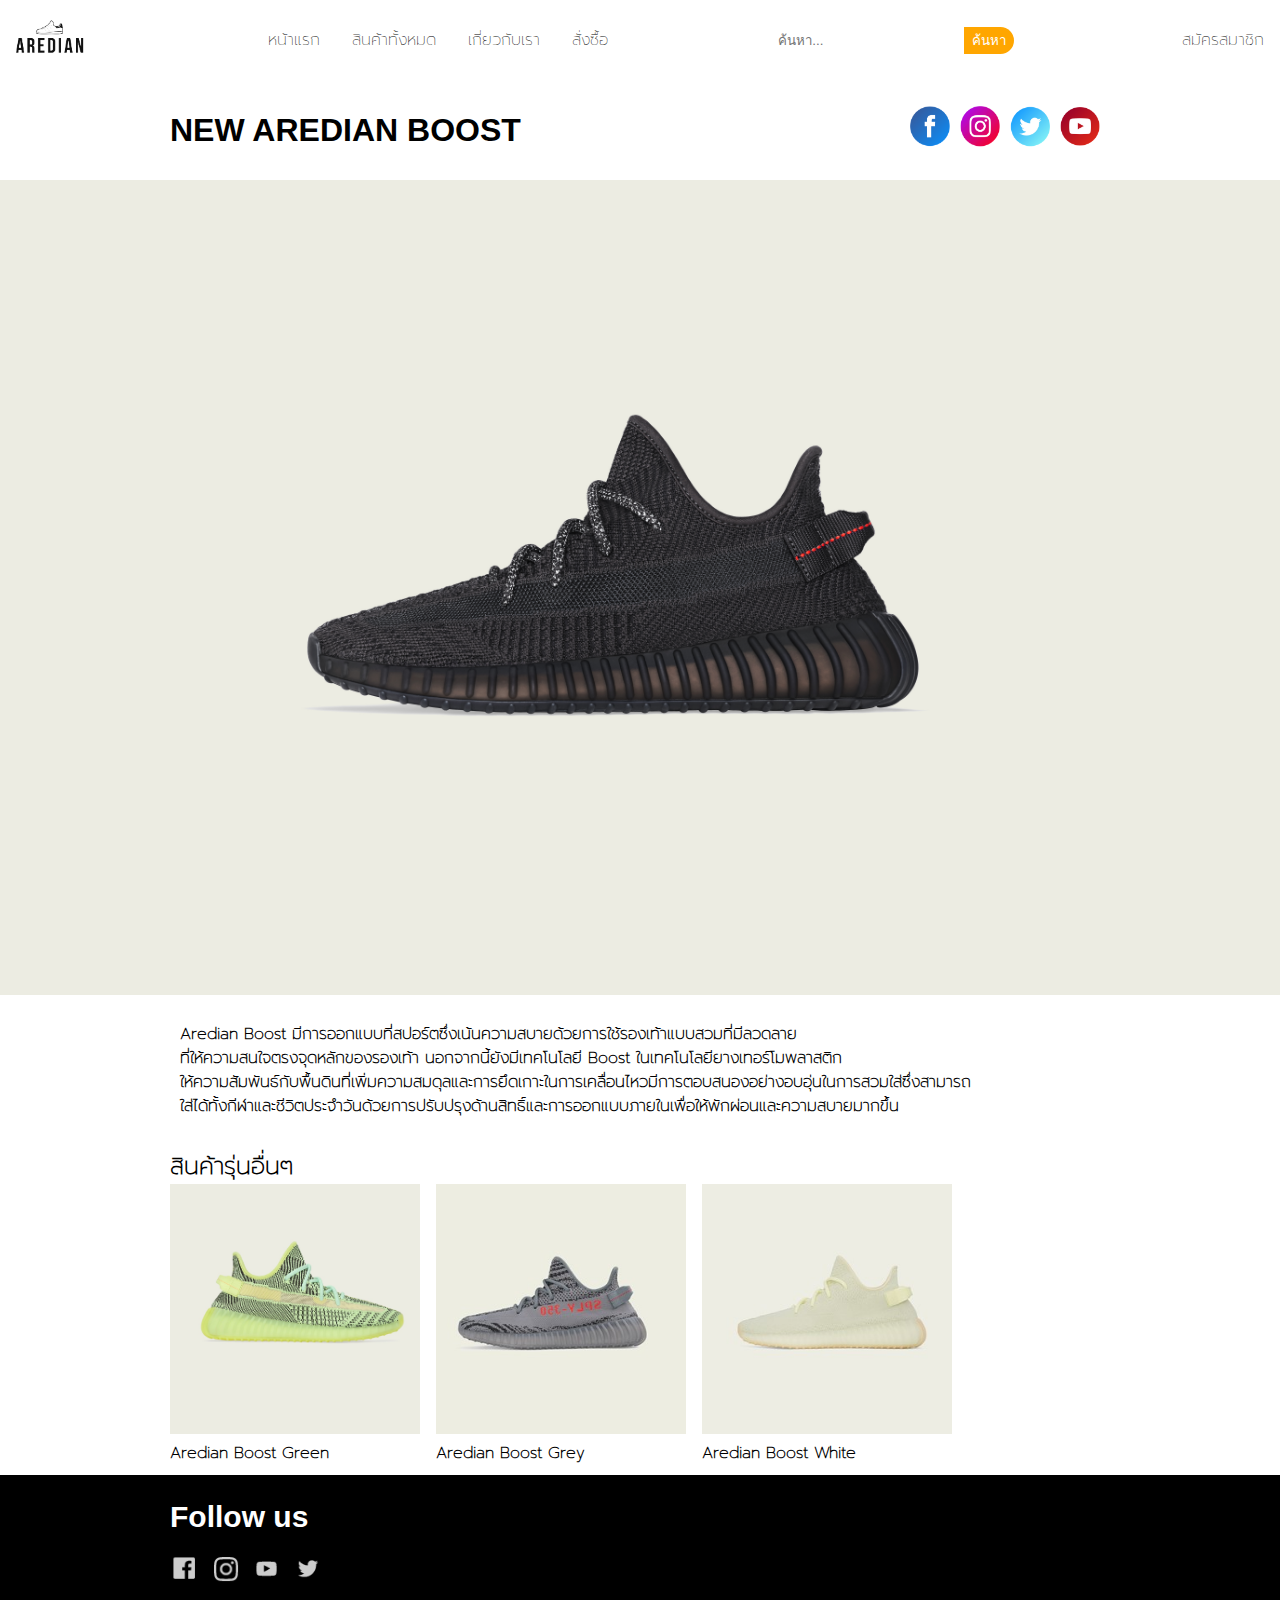
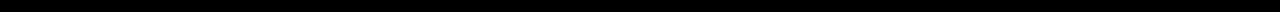
<file: index.html>
<!DOCTYPE html>
<html lang="en">
<head>
    <meta charset="UTF-8">
    <meta name="viewport" content="width=device-width, initial-scale=1.0">
    <link rel="stylesheet" href="style.css">
    <link rel="stylesheet" href="responsive1.css">
    <script src="script.js"></script>
    <title>AREDIAN thailand</title>
</head>
<body>
     <nav class="nav">
        <div class="logo">
            <a href=""><img src="img/logo.png" width="100" alt=""></a>
        </div>
        <ul class="menu">
            <li><a href="index.html">หน้าแรก</a></li>
            <li><a href="allproduct.html">สินค้าทั้งหมด</a></li>
            <li><a href="about-aredian.html">เกี่ยวกับเรา</a></li>
            <li><a href="address.html">สั่งซื้อ</a></li>
        </ul>
        <div class="search-form">
            <input type="text" placeholder="ค้นหา...">
            <button type="submit">ค้นหา</button>
        </div>
        <div class="account-menu">
            <li><a href="signup.html">สมัครสมาชิก</a></li>
        </div>
    </nav>

     <div class="container-1">
        <div class="header-wrapper">
            <h1 class="header">NEW AREDIAN BOOST</h1>
        </div>
        <div class="social-icon">
            <a href="#"><img src="img/facebookicon.png" width="40"></a>
        </div>
        <div class="social-icon">
            <a href="#"><img src="img/instagramicon.png" width="40"></a>
        </div>
        <div class="social-icon">
            <a href="#"><img src="img/twittericon.png" width="40"></a>
        </div>
        <div class="social-icon">
            <a href="#"><img src="img/youtubeicon.png" width="40"></a>
        </div>
    </div>
     <div class="shoes">
        <a href="address.html" title="คลิกเพื่อสั่งซื้อ">
            <img src="img/yeezy.jpg" width="100%" height="auto">
        </a>
     </div>
     <div>
        <p class="about-aredian-boost">Aredian Boost มีการออกแบบที่สปอร์ตซึ่งเน้นความสบายด้วยการใช้รองเท้าแบบสวมที่มีลวดลาย<br>
            ที่ให้ความสนใจตรงจุดหลักของรองเท้า นอกจากนี้ยังมีเทคโนโลยี Boost ในเทคโนโลยียางเทอร์โมพลาสติก<br>
            ให้ความสัมพันธ์กับพื้นดินที่เพิ่มความสมดุลและการยึดเกาะในการเคลื่อนไหวมีการตอบสนองอย่างอบอุ่นในการสวมใส่ซึ่งสามารถ<br>
            ใส่ได้ทั้งกีฬาและชีวิตประจำวันด้วยการปรับปรุงด้านสิทธิ์และการออกแบบภายในเพื่อให้พักผ่อนและความสบายมากขึ้น<br> 
        </p>
     </div>

    <div class="container-product-recommend">
        <ul class="product-recommend-pic">
            <h2>สินค้ารุ่นอื่นๆ</h2>
            <li>
                <a href="allproduct.html"><img src="img/green.jpg" ></a>
                <p class="product-name">Aredian Boost Green</p>

            </li>
            <li>
                <a href="allproduct.html"><img src="img/gray.jpg" ></a>
                <p class="product-name">Aredian Boost Grey</p>
            </li>
            <li>
                <a href="allproduct.html"><img src="img/white.jpg" ></a>
                <p class="product-name">Aredian Boost White</p>
            </li>
        </ul>
    </div>

     <footer class="footer">
        <div class="footer-container">
            <div class="footer-menu">
                <h3 class="follow">Follow us</h3>
                <ul class="social-icons">
                    <li><a href="#"><img src="img/icon2.png" alt="Facebook" width="30"></a></li>
                    <li><a href="#"><img src="img/icon1.png" alt="Instagram" width="25"></a></li>
                    <li><a href="#"><img src="img/icon3.png" alt="Twitter" width="25"></a></li>
                    <li><a href="#"><img src="img/icon4.png" alt="YouTube" width="30"></a></li>
                </ul>
            </div>
        </div>
    </footer>  
</body>
</html>
</file>
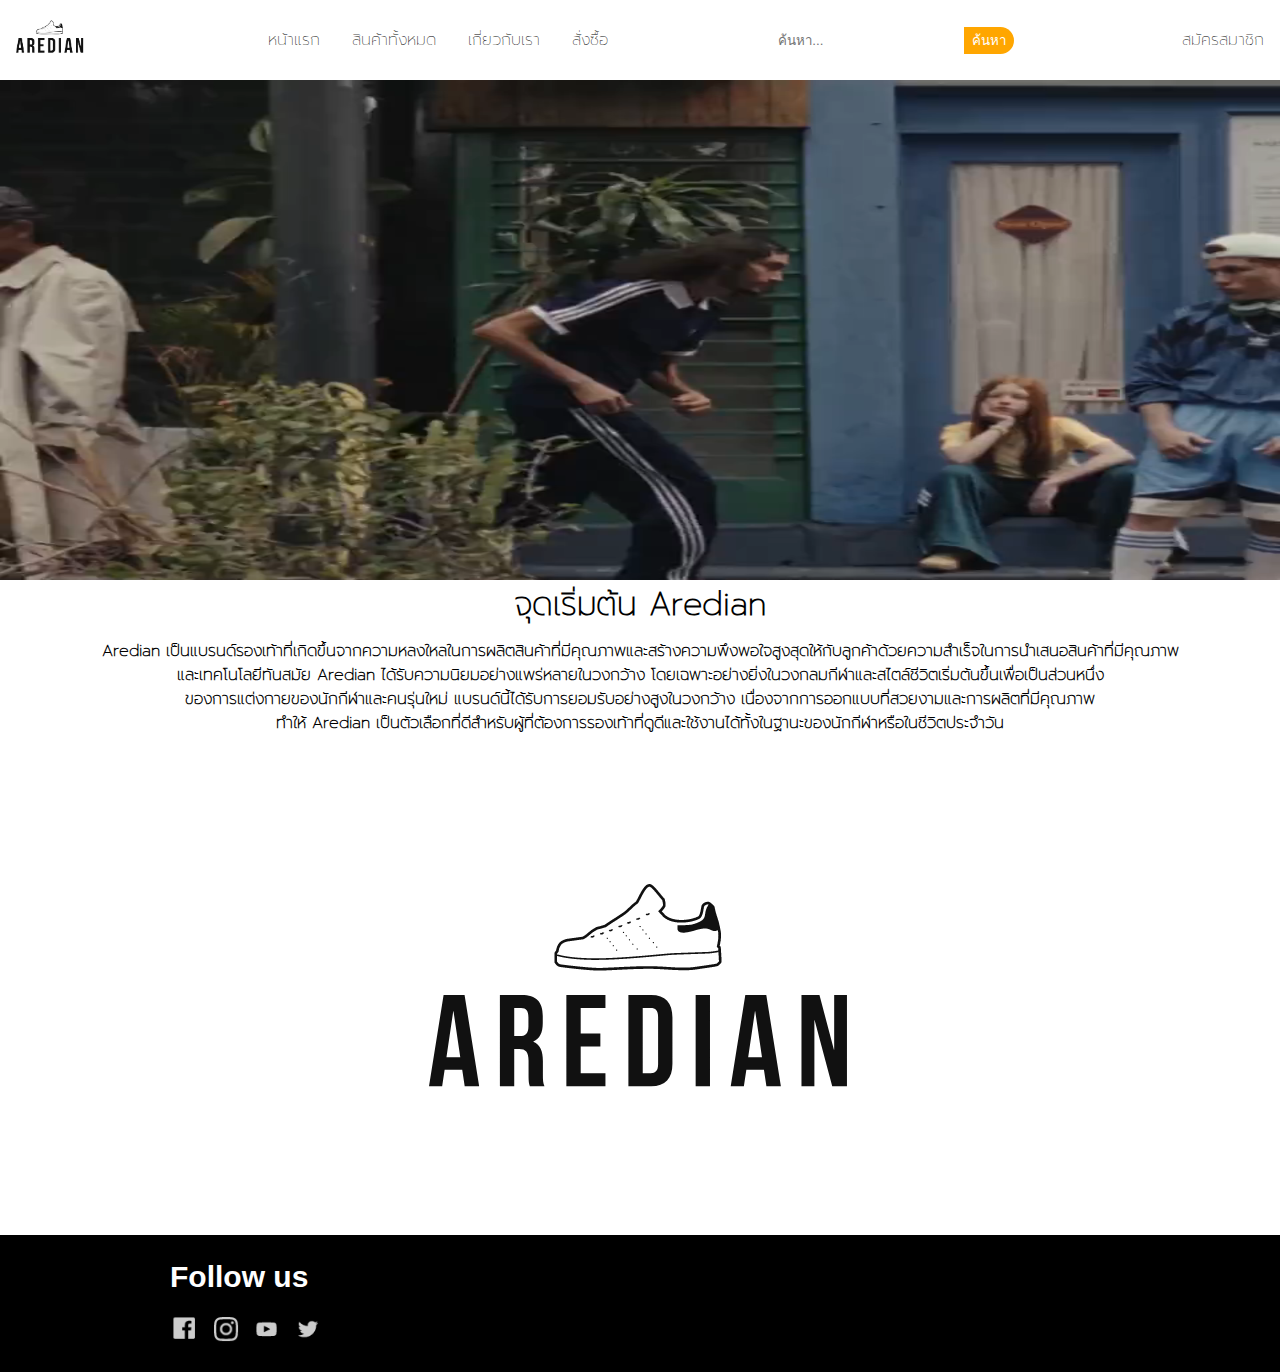
<file: about-aredian.html>
<!DOCTYPE html>
<html lang="en">
<head>
    <meta charset="UTF-8">
    <meta name="viewport" content="width=device-width, initial-scale=1.0">
    <link rel="stylesheet" href="style.css">
    <link rel="stylesheet" href="responsive3.css">
    <title>สินค้าใหม่ | AREDIAN</title>
</head>
<body>
     <nav class="nav">
        <div class="logo">
            <a href="index.html"><img src="img/logo.png" width="100" alt=""></a>
        </div>
        <ul class="menu">
            <li><a href="index.html">หน้าแรก</a></li>
            <li><a href="allproduct.html">สินค้าทั้งหมด</a></li>
            <li><a href="about-aredian.html">เกี่ยวกับเรา</a></li>
            <li><a href="address.html">สั่งซื้อ</a></li>
        </ul>
        <div class="search-form">
            <input type="text" placeholder="ค้นหา...">
            <button type="submit">ค้นหา</button>
        </div>
        
        <div class="account-menu">
            <li><a href="signup.html">สมัครสมาชิก</a></li>
    </nav>

    <div class="video-section">
        <video autoplay loop class width="100%" height="auto">
            <source src="video/originals_ss24_t_toe_mh_t_d20a02f157.mp4" type="video/mp4">
                    Your browser does not support the video tag.
        </video>
    </div>

    <div class="">
        <div class="text-section">
            <h1>จุดเริ่มต้น Aredian</h1>
            <p>Aredian เป็นแบรนด์รองเท้าที่เกิดขึ้นจากความหลงใหลในการผลิตสินค้าที่มีคุณภาพและสร้างความพึงพอใจสูงสุดให้กับลูกค้าด้วยความสำเร็จในการนำเสนอสินค้าที่มีคุณภาพ</p>
            <p>และเทคโนโลยีทันสมัย Aredian ได้รับความนิยมอย่างแพร่หลายในวงกว้าง โดยเฉพาะอย่างยิ่งในวงกลมกีฬาและสไตล์ชีวิตเริ่มต้นขึ้นเพื่อเป็นส่วนหนึ่ง</p>
            <p>ของการแต่งกายของนักกีฬาและคนรุ่นใหม่ แบรนด์นี้ได้รับการยอมรับอย่างสูงในวงกว้าง เนื่องจากการออกแบบที่สวยงามและการผลิตที่มีคุณภาพ</p> 
            <p>ทำให้ Aredian เป็นตัวเลือกที่ดีสำหรับผู้ที่ต้องการรองเท้าที่ดูดีและใช้งานได้ทั้งในฐานะของนักกีฬาหรือในชีวิตประจำวัน</p>
        </div>
        
        <div class="image">
            <img src="img/logo.png" alt="Image">
        </div>
    </div>
        
        <footer class="footer">
            <div class="footer-container">
                <div class="footer-menu">
                    <h3 class="follow">Follow us</h3>
                    <ul class="social-icons">
                        <li><a href="#"><img src="img/icon2.png" alt="Facebook" width="30"></a></li>
                        <li><a href="#"><img src="img/icon1.png" alt="Instagram" width="25"></a></li>
                        <li><a href="#"><img src="img/icon3.png" alt="Twitter" width="25"></a></li>
                        <li><a href="#"><img src="img/icon4.png" alt="YouTube" width="30"></a></li>
                    </ul>
                </div>
            </div>
        </footer> 
    
</body>
</html>
</file>
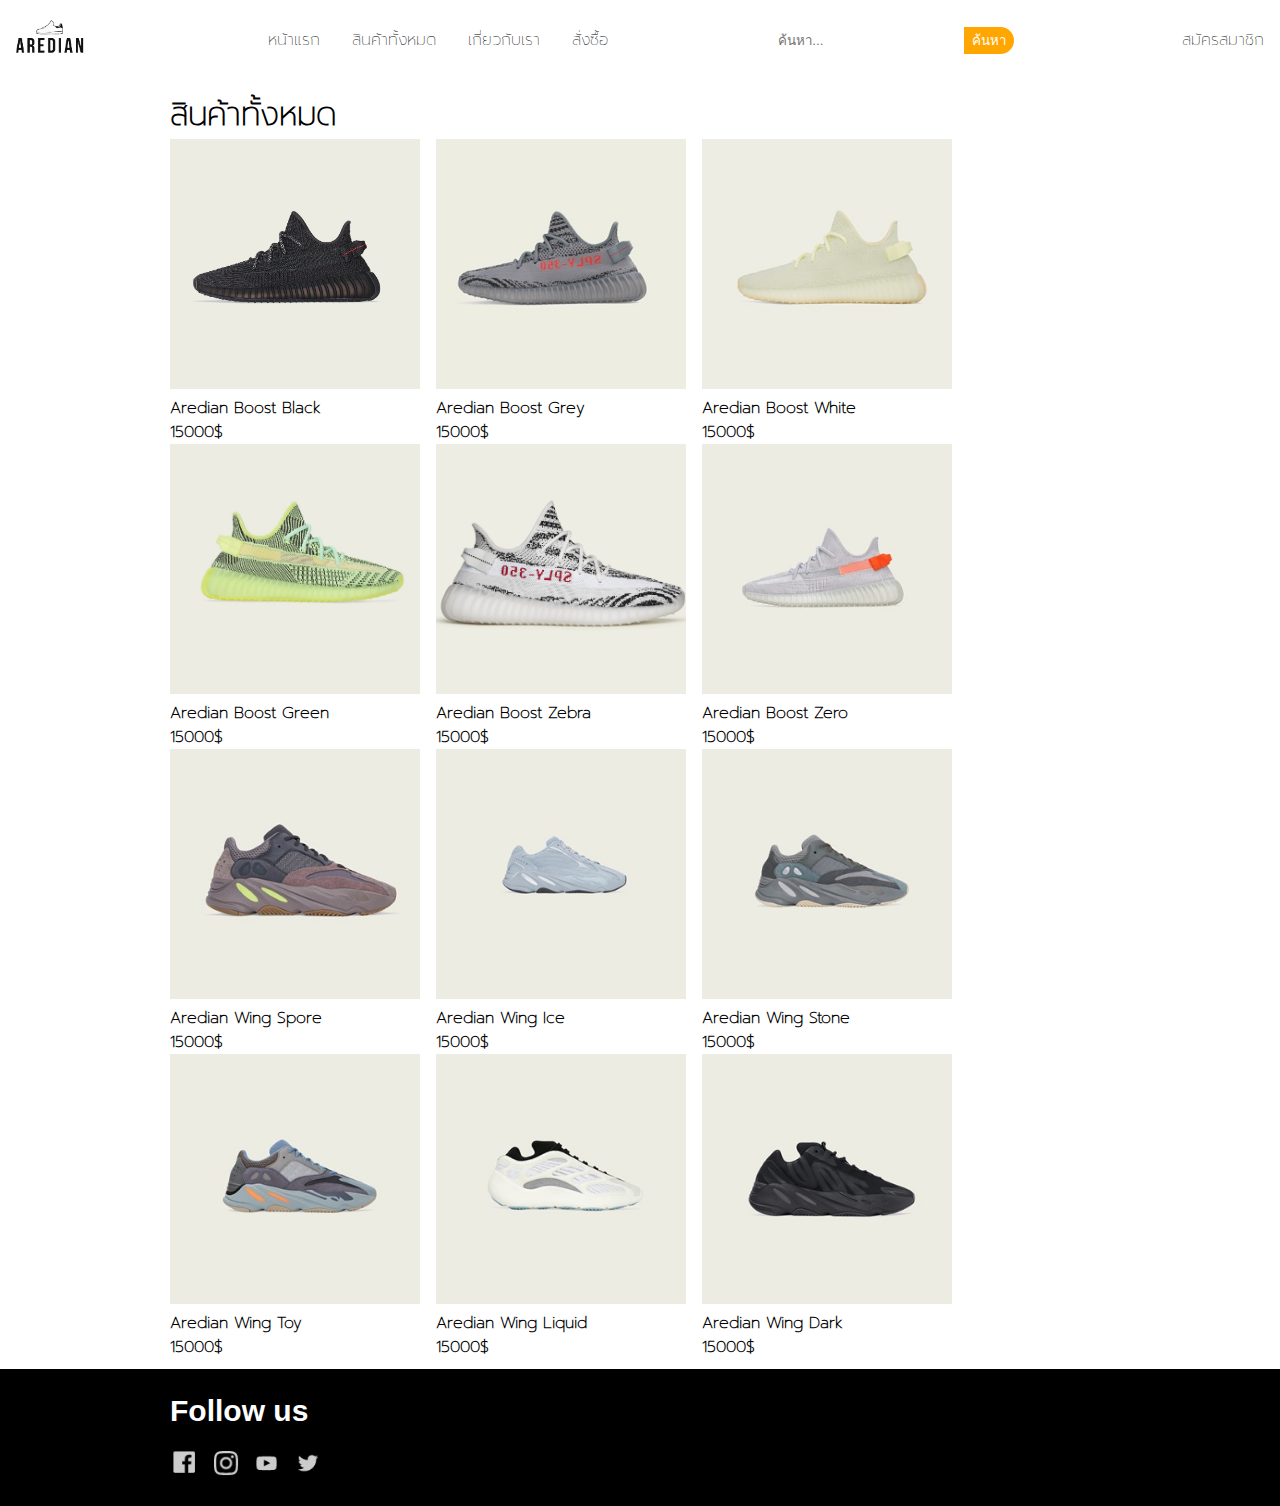
<file: allproduct.html>
<!DOCTYPE html>
<html lang="en">
<head>
    <meta charset="UTF-8">
    <meta name="viewport" content="width=device-width, initial-scale=1.0">
    <link rel="stylesheet" href="style.css">
    <link rel="stylesheet" href="responsive2.css">
    <script src="script.js"></script>
    <title>AREDIAN thailand</title>
</head>
<body>
    
     <nav class="nav">
        <div class="logo">
            <a href="index.html"><img src="img/logo.png" width="100" alt=""></a>
        </div>
        <ul class="menu">
            <li><a href="index.html">หน้าแรก</a></li>
            <li><a href="allproduct.html">สินค้าทั้งหมด</a></li>
            <li><a href="about-aredian.html">เกี่ยวกับเรา</a></li>
            <li><a href="address.html">สั่งซื้อ</a></li>
        </ul>
        <div class="search-form">
            <input type="text" placeholder="ค้นหา...">
            <button type="submit">ค้นหา</button>
        </div>
        <div class="account-menu">
            <li><a href="signup.html">สมัครสมาชิก</a></li>
        </div>
    </nav>
    
    <div class="container-product-recommend">
        <h1 class="text-head">สินค้าทั้งหมด</h1>
        <ul class="product-recommend-pic">
            <li>
                <a href="address.html"><img src="img/yeezy.jpg" ></a>
                <p class="product-name">Aredian Boost Black </p>
                <p>15000$</p>
            </li>
            <li>
                <a href="address.html"><img src="img/gray.jpg" ></a>
                <p class="product-name">Aredian Boost Grey </p>
                <p>15000$</p>
            </li>
            <li>
                <a href="address.html"><img src="img/white.jpg" ></a>
                <p class="product-name">Aredian Boost White</p>
                <p>15000$</p>
            </li>
            <li>
                <a href="address.html"><img src="img/green.jpg" ></a>
                <p class="product-name">Aredian Boost Green</p>
                <p>15000$</p>
            </li>
            <li>
                <a href="address.html"><img src="img/black.jpg" ></a>
                <p class="product-name">Aredian Boost Zebra</p>
                <p>15000$</p>
            </li>
            <li>
                <a href="address.html"><img src="img/white1.jpg" ></a>
                <p class="product-name">Aredian Boost Zero</p>
                <p>15000$</p>
            </li>
            <li>
                <a href="address.html"><img src="img/boost1.jpg" ></a>
                <p class="product-name">Aredian Wing Spore</p>
                <p>15000$</p>
            </li>
            <li>
                <a href="address.html"><img src="img/boost2.jpg" ></a>
                <p class="product-name">Aredian Wing Ice</p>
                <p>15000$</p>
            </li>
            <li>
                <a href="address.html"><img src="img/boost3.jpg" ></a>
                <p class="product-name">Aredian Wing Stone</p>
                <p>15000$</p>
            </li>
            <li>
                <a href="address.html"><img src="img/boost4.jpg" ></a>
                <p class="product-name">Aredian Wing Toy</p>
                <p>15000$</p>
            </li>
            <li>
                <a href="address.html"><img src="img/boost5.jpg" ></a>
                <p class="product-name">Aredian Wing Liquid</p>
                <p>15000$</p>
            </li>
            <li>
                <a href="address.html"><img src="img/boost6.jpg" ></a>
                <p class="product-name">Aredian Wing Dark</p>
                <p>15000$</p>
            </li>
        </ul>
    </div>

     <footer class="footer">
        <div class="footer-container">
            <div class="footer-menu">
                <h3 class="follow">Follow us</h3>
                <ul class="social-icons">
                    <li><a href="#"><img src="img/icon2.png" alt="Facebook" width="30"></a></li>
                    <li><a href="#"><img src="img/icon1.png" alt="Instagram" width="25"></a></li>
                    <li><a href="#"><img src="img/icon3.png" alt="Twitter" width="25"></a></li>
                    <li><a href="#"><img src="img/icon4.png" alt="YouTube" width="30"></a></li>
                </ul>
            </div>
        </div>
    </footer>
</body>
</html>
</file>
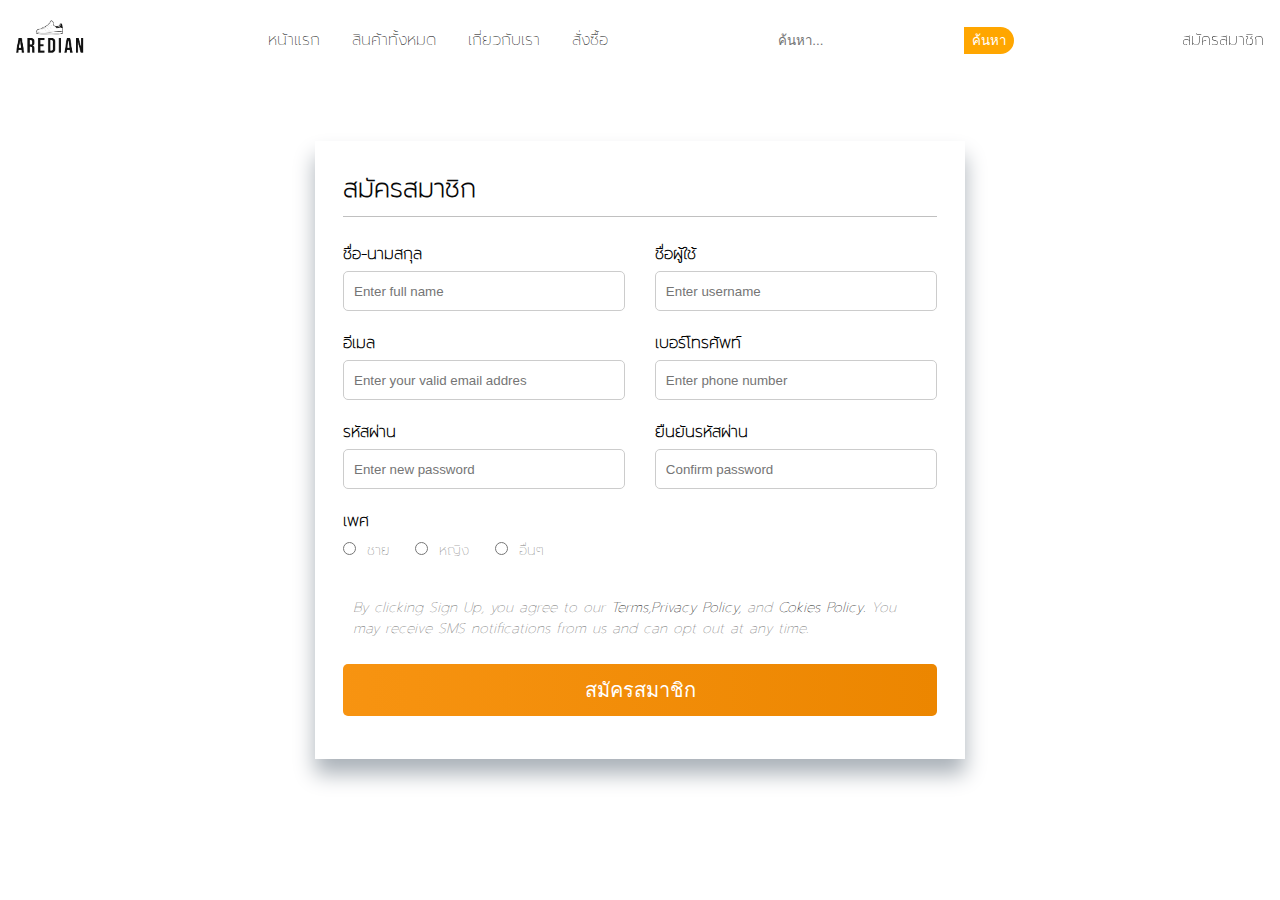
<file: signup.html>
<!DOCTYPE html>
<html lang="en">
<head>
    <meta charset="UTF-8">
    <meta name="viewport" content="width=device-width, initial-scale=1.0">
    <link rel="stylesheet" href="signup.css">
    <link rel="stylesheet" href="style.css">
    <link rel="stylesheet" href="responsive5.css">
    <title>Document</title>
</head>
<body>
    <nav class="nav">
            <div class="logo">
                <a href="index.html"><img src="img/logo.png" width="100" alt=""></a>
            </div>
            <ul class="menu">
                <li><a href="index.html">หน้าแรก</a></li>
                <li><a href="allproduct.html">สินค้าทั้งหมด</a></li>
                <li><a href="about-aredian.html">เกี่ยวกับเรา</a></li>
                <li><a href="address.html">สั่งซื้อ</a></li>
            </ul>
            <div class="search-form">
                <input type="text" placeholder="ค้นหา...">
                <button type="submit">ค้นหา</button>
            </div>
            <div class="account-menu">
                <li><a href="signup.html">สมัครสมาชิก</a></li>
            </div>
        </nav>
    
    <div class="container-signup">
        <form action="" method="post">
            <h2>สมัครสมาชิก</h2>
            <div class="content-signup">
                <div class="input-box">
                    <label for="name">ชื่อ-นามสกุล</label>
                    <input type="text" placeholder="Enter full name" name="name" required>
                </div>
                <div class="input-box">
                    <label for="username">ชื่อผู้ใช้</label>
                    <input type="text" placeholder="Enter username" name="uname" required>
                </div>
                <div class="input-box">
                    <label for="email">อีเมล</label>
                    <input type="email" placeholder="Enter your valid email addres" name="email" required>
                </div>
                <div class="input-box">
                    <label for="phonenumber">เบอร์โทรศัพท์</label>
                    <input type="tel" placeholder="Enter phone number" name="phoneNumber" required>
                </div>
                <div class="input-box">
                    <label for="password">รหัสผ่าน</label>
                    <input type="password" placeholder="Enter new password" name="password" required>
                </div>
                <div class="input-box">
                    <label for="Cpassword">ยืนยันรหัสผ่าน</label>
                    <input type="password" placeholder="Confirm password" name="ConfirmPassword" required>
                </div>
                <span class="gender-title">เพศ</span>
                <div class="gender-category">
                    <input type="radio" name="gender" id="male">
                    <label for="gender">ชาย</label>
                    <input type="radio" name="gender" id="female">
                    <label for="gender">หญิง</label>
                    <input type="radio" name="gender" id="other">
                    <label for="gender">อื่นๆ</label>
                </div>
            </div>
            <div class="alert">
                <p>By clicking Sign Up, you agree to our <a href="#">Terms,</a><a href="#">Privacy Policy,</a> and <a href="#">Cokies Policy.</a> You may receive SMS notifications from us and can opt out at any time.</p>
            </div>
            <div class="button-container">
                <button type="submit">สมัครสมาชิก</button>
            </div>
        </form>
    </div>

</body>
</html>
</file>
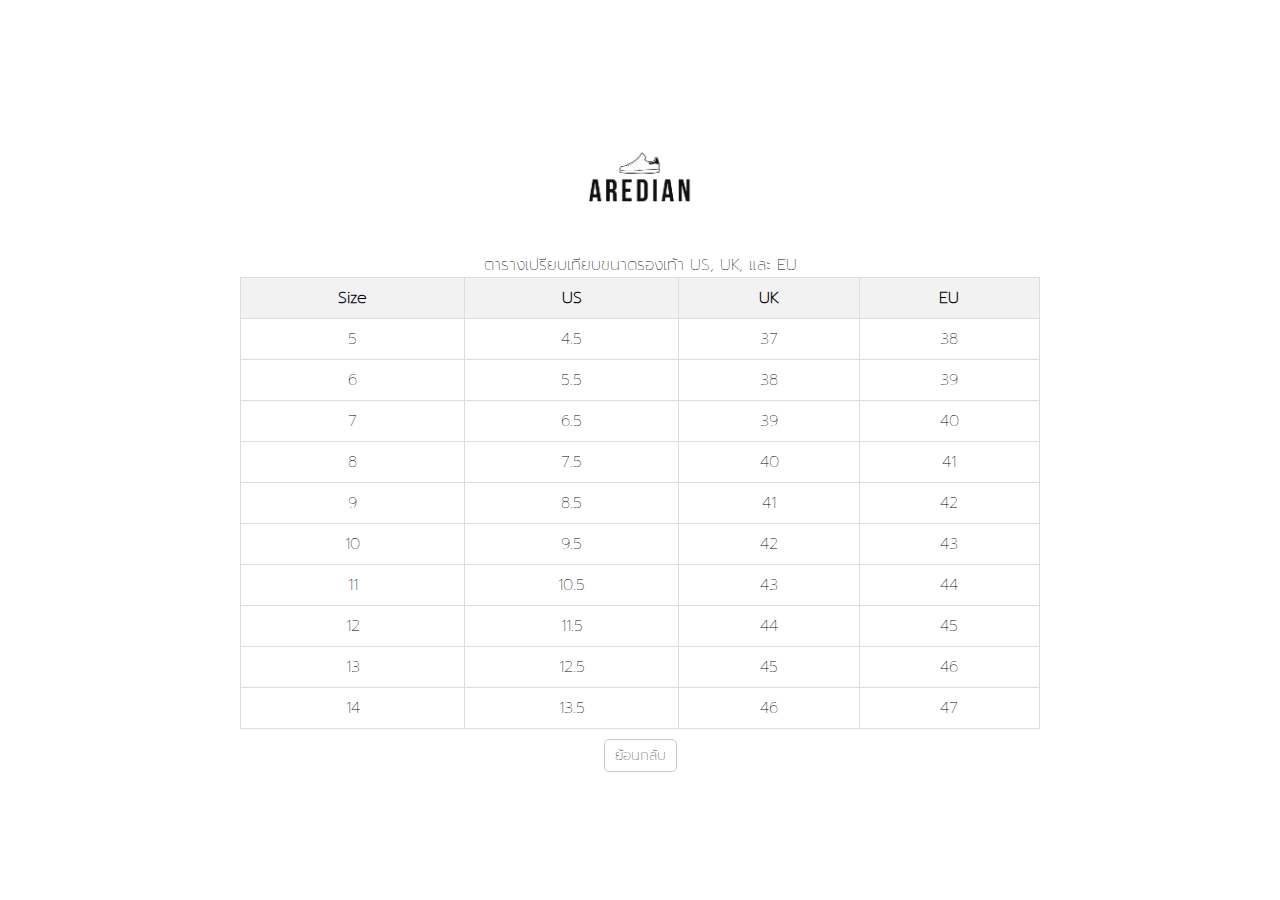
<file: size.html>
<!DOCTYPE html>
<html lang="en">
<head>
    <meta charset="UTF-8">
    <meta name="viewport" content="width=device-width, initial-scale=1.0">
    <link rel="stylesheet" href="style.css">
    <script src="script.js"></script>
    <title>AREDIAN thailand</title>
</head>
<body>
    <div class="table-container">
    <div class="logo-container">
        <img src="img/logo.png" alt="AREDIAN logo">
    </div>
    <table>
        <caption>ตารางเปรียบเทียบขนาดรองเท้า US, UK, และ EU</caption>
        <thead>
            <tr>
                <th>Size</th>
                <th>US</th>
                <th>UK</th>
                <th>EU</th>
            </tr>
        </thead>
        <tbody>
            <tr>
                <td>5</td>
                <td>4.5</td>
                <td>37</td>
                <td>38</td>
            </tr>
            <tr>
                <td>6</td>
                <td>5.5</td>
                <td>38</td>
                <td>39</td>
            </tr>
            <tr>
                <td>7</td>
                <td>6.5</td>
                <td>39</td>
                <td>40</td>
            </tr>
            <tr>
                <td>8</td>
                <td>7.5</td>
                <td>40</td>
                <td>41</td>
            </tr>
            <tr>
                <td>9</td>
                <td>8.5</td>
                <td>41</td>
                <td>42</td>
            </tr>
            <tr>
                <td>10</td>
                <td>9.5</td>
                <td>42</td>
                <td>43</td>
            </tr>
            <tr>
                <td>11</td>
                <td>10.5</td>
                <td>43</td>
                <td>44</td>
            </tr>
            <tr>
                <td>12</td>
                <td>11.5</td>
                <td>44</td>
                <td>45</td>
            </tr>
            <tr>
                <td>13</td>
                <td>12.5</td>
                <td>45</td>
                <td>46</td>
            </tr>
            <tr>
                <td>14</td>
                <td>13.5</td>
                <td>46</td>
                <td>47</td>
            </tr>
        </tbody>
    </table>
    <a href="address.html" class="btn-back">ย้อนกลับ</a>
</div>
</body>
</html>
</file>
<file: style.css>
@font-face {
    font-family: 'TH Sarabun New';
    src: url('font/Prompt-Thin.ttf') format('truetype');
}

body {
    font-family: 'TH Sarabun New', sans-serif;
}

.header {
    display: flex;
    height: 80px;
    font-family: Arial;
    align-items: center;
}

.container-1 {
    display: flex;
    align-items: center;
    width: 100%; 
    max-width: 960px; 
    margin: 0 auto; 
    padding: 10px; 
}

.header-wrapper {
    flex: 1; 
}

.social-icon {
    padding-right: 10px; 
}

*{
    margin: 0;
    padding: 0;
    box-sizing: border-box;
}

a {
    text-decoration: none;
    color: black;
}

.menu li, .account-menu li {
    display: inline-block; 
    margin-right: 10px; 
}

nav {
    display: flex;
    background-color: #ffffff;
    outline: 1px solid rgb(255, 255, 255);
    height: 80px;
    align-items: center;
    justify-content: space-between;

    & .menu,  .account-menu{
        display: flex;

        & li {
            margin: 0 1rem;
        }
    }

}

.search-form {
    border-radius: 50px;
    overflow: hidden; 
}

.search-form input[type="text"],
.search-form button {
    border: none; 
    outline: none; 
    padding: 3px; 
}

.search-form button {
    background-color: #ffa600; 
    color: rgb(255, 255, 255); 
    width: 50px; 
    cursor: pointer; 
}

.about-aredian-boost {
    max-width: 960px; 
    margin: 0 auto; 
    padding: 20px; 
    font-weight: bold;
}

.product-recommend-pic li img {
    width: 250px; 
    height: 250px; 
    object-fit: cover; 
}

.product-recommend-pic li{
    display: inline-block;
    margin-right: 10px;
}

.container-product-recommend{
    width: 100%; 
    max-width: 960px; 
    margin: auto; 
    padding: 10px; 
    font-weight: bold;
}

/*about-aredian.html*/
.content {
    display: grid;
    grid-template-columns: 1fr;
    grid-gap: 20px;
    padding: 20px;
}

.video-section {
    position: relative;
    width: 100%;
    height: 500px;
    overflow: hidden;
}

.video-section video {
    width: 100%;
    height: 130%;
    object-fit:inherit
}
.text-section {
    text-align: center;
}

.text-section h1 {
    margin-bottom: 10px;
}

.text-section p{
    font-weight: bold;
}
.image {
    display: flex;
    justify-content: center;
    align-items: center;
    height: 500px;
}

/*ตาราง size รองเท้า*/
table {
    margin: 0 auto; 
    border-collapse: collapse; 
    width: 80%; 
}

table {
    width: 80%; 
    max-width: 800px; 
    margin: 0 auto; 
}

th, td {
    border: 1px solid #ddd;
    padding: 8px; 
    text-align: center; 
}

th {
    background-color: #f2f2f2;
}

.logo-container {
    text-align: center; 
    margin-bottom: 20px;
}

.logo-container img {
    width: 150px; 
    height: auto; 
}

a.btn-back {
    margin-top: 10px;
    padding: 5px 10px;
    border: 1px solid #ccc;
    border-radius: 5px;
    text-decoration: none;
    color: #333;
    font-size: 14px;
}

a.btn-back:hover {
    background-color: #f0f0f0;
}

.table-container {
    display: flex;
    flex-direction: column;
    align-items: center;
    justify-content: center;
    height: 100vh;
}

/* FOOTER */
.footer {
    background-color: #000;
    color: #fff;
    padding: 15px 0;
}

.footer-menu h3 {
    font-size: 30px;
    margin-bottom: 20px;
}

.social-icons li {
    display: inline-block;
    margin-right: 10px;
}

.footer-container{
    font-family: Arial;
    width: 100%; 
    max-width: 960px; 
    margin: auto; 
    padding: 10px; 
}
</file>
<file: responsive1.css>
/*โทรศัพท์*/
@media only screen and (max-width: 600px) {
    .nav {
        flex-direction: column;
        align-items: center;
    }
    .menu {
        display: none;
    }
    .search-form {
        margin-top: 10px;
    }
    .container-product-recommend {
        padding: 10px;
    }
    .text-head {
        margin-top: 20px;
        font-size: 18px;
    }
    .footer-menu {
        text-align: center;
    }
    .header-wrapper, .social-icon {
        margin-top: 60px;
    }
    .header {
        font-size: 20px;
    }
}
</file>
<file: responsive3.css>
/*โทรศัพท์*/
@media only screen and (max-width: 600px) {
    .nav {
        flex-direction: column;
        align-items: center;
    }
    .menu {
        display: none;
    }
    .search-form {
        margin-top: 10px;
    }
    .container-1 {
        padding: 10px;
    }
    .footer-menu {
        text-align: center;
    }
    .video-section {
        height: 300px; 
        margin-top: 70px;
    }
    
}
</file>
<file: responsive2.css>
/*โทรศัพท์*/
@media only screen and (max-width: 600px) {
    .nav {
        flex-direction: column;
        align-items: center;
    }
    .menu {
        display: none;
    }
    .search-form {
        margin-top: 10px;
    }
    .container-product-recommend {
        padding: 10px;
    }
    .text-head {
        margin-top: 50px;
    }
    .footer-menu {
        text-align: center;
    }
}
</file>
<file: signup.css>
*{
    margin: 0;
    padding: 0;
    box-sizing: border-box;
}

nav {
    position: fixed;
    top: 0;
    left: 0;
    width: 100%;
}

body{
    display: flex;
    align-items: center;
    justify-content: center;
    height: 100vh;
}
.container-signup {
    max-width: 650px;
    padding: 28px;
    margin: 0 28px;
    box-shadow: 0 15px 20px #ABB2B9;
}
h2{
    font-size: 26px;
    font-weight:600;
    text-align: left;
    color: #080808;
    padding-bottom: 8px;
    border-bottom: 1px solid silver;
}
.content-signup{
    display: flex;
    flex-wrap: wrap;
    justify-content: space-between;
    padding: 20px 0;
}
.input-box{
    display: flex;
    flex-wrap: wrap;
    width: 50%;
    padding-bottom: 15px;
}
.input-box:nth-child(2n){
    justify-content: end;
}
.input-box label, .gender-title{
    width: 95%;
    color: #000000;
    font-weight: bold;
    margin: 5px 0;
}
.gender-title{
    font-size: 16px;
}
.input-box input{
    height: 40px;
    width: 95%;
    padding: 0 10px;
    border-radius: 5px;
    border: 1px solid #ccc;
    outline: none;
}
.input-box input:is(:focus, :valid){
    box-shadow: 0 3px 6px rgba(0,0,0,0.2);
}
.gender-category{
    color: grey;
}
.gender-category label{
    padding: 0 20px 0 5px;
    font-size: 14px;
}
.gender-category label, .gender-category input{
    cursor: pointer;
}
.alert p{
    font-size: 14px;
    font-style: italic;
    color: dimgray;
    margin: 5px 0;
    padding: 10px;
}
.alert a{
    text-decoration: none;
}
.alert a:hover{
    text-decoration: underline;
}
.button-container{
    margin: 15px 0;
}
.button-container button{
    width: 100%;
    margin-top: 10px;
    padding: 10px;
    display: block;
    font-size: 20px;
    color: #fff;
    border: none;
    border-radius: 5px;
    background-image: linear-gradient(to right, #f88d01ee,#ec8600);
}
.button-container button:hover{
    background-image: linear-gradient(to right, #1d1d1d, #363636);
}
</file>
<file: responsive5.css>
/*โทรศัพท์*/
@media only screen and (max-width: 600px) {
    .nav {
        position: fixed;
        top: 0;
        left: 0;
        width: 100%;
        flex-direction: column;
        align-items: center;
    }
    .menu {
        display: none;
    }
    .search-form {
        margin-top: 10px;
    }
    .footer-menu {
        text-align: center;
    }
    .container-signup{
        flex-direction: column;
        padding-top: 80px;
        margin-top: 400px;
        padding-top: 80px;
    }
    .input-box{
        margin-bottom: 12px;
        width: 100%;
    }
    .input-box:nth-child(2n){
        justify-content: space-between;
    }
}
</file>
